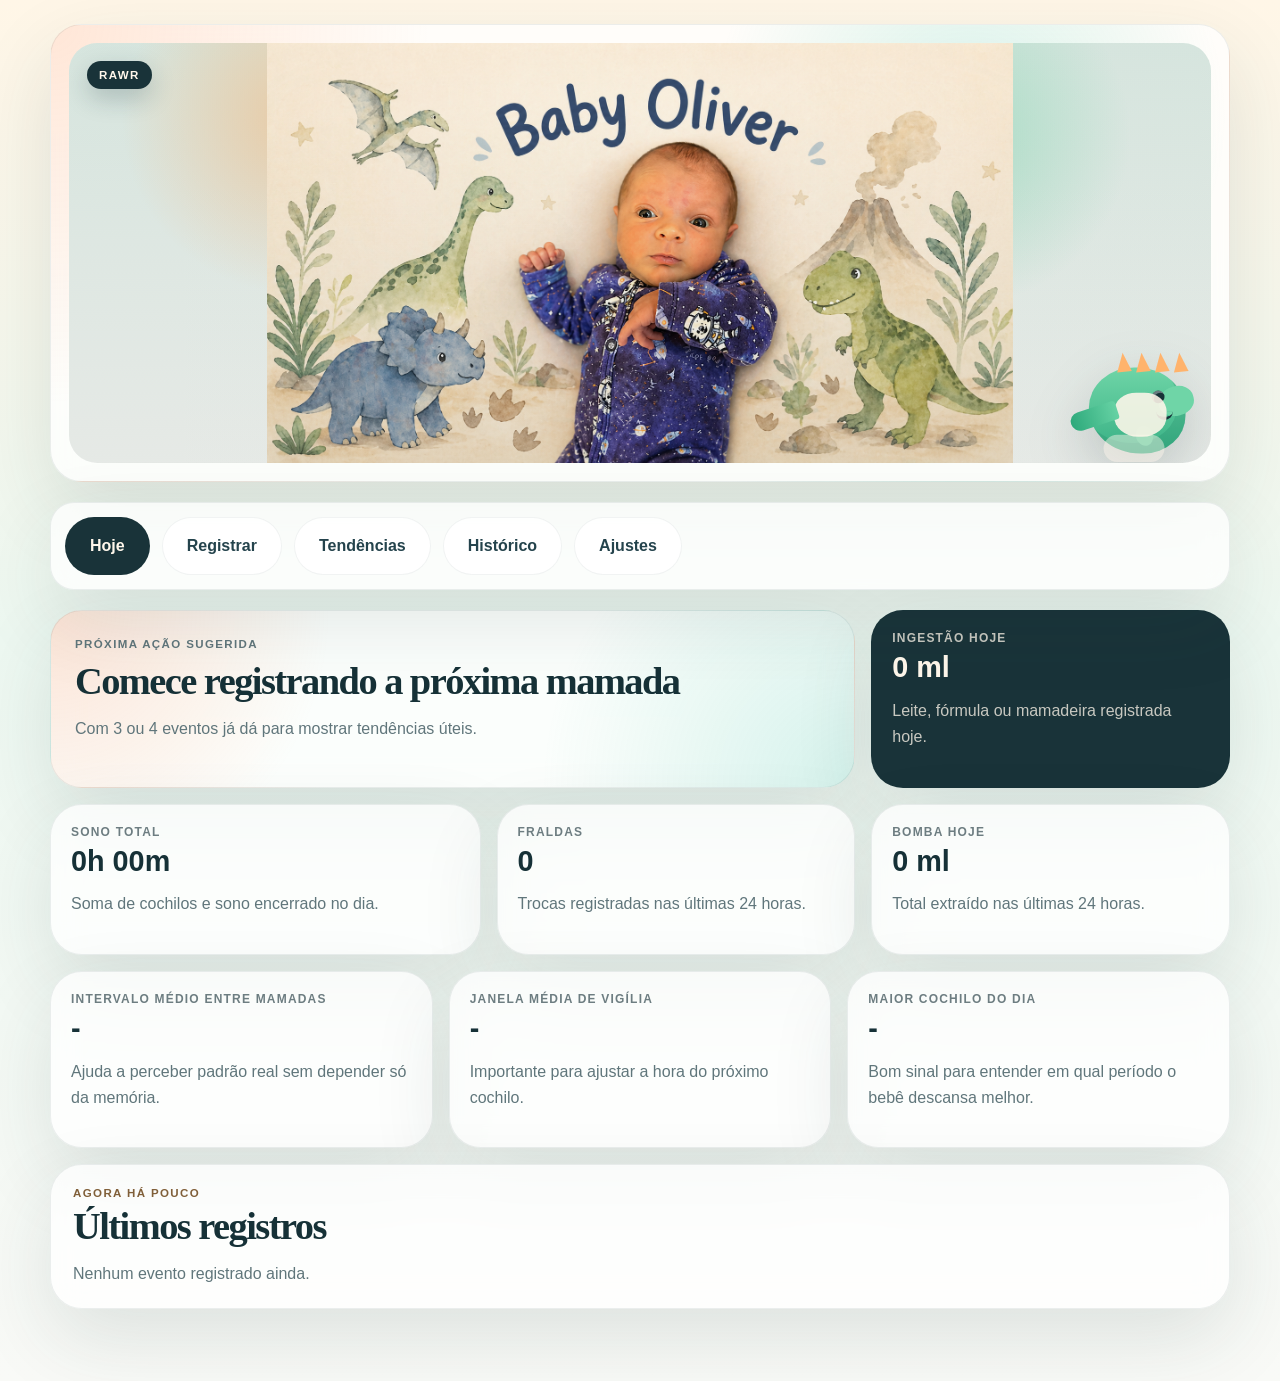
<file: baby-tracker-app/index.html>
<!DOCTYPE html>
<html lang="pt-BR">
<head>
  <meta charset="UTF-8">
  <meta name="viewport" content="width=device-width, initial-scale=1.0">
  <title>Baby Oliver</title>
  <meta name="description" content="App para acompanhar sono, mamadas, fraldas e cuidados do bebê.">
  <link rel="stylesheet" href="styles.css">
</head>
<body>
  <div class="app-shell">
    <header class="hero-card">
      <div class="hero-photo-frame">
        <div class="hero-badge">RAWR</div>
        <img
          class="hero-photo"
          src="ChatGPT%20Image%20Apr%2026,%202026,%2002_01_20%20PM.png"
          alt="Foto do Baby Oliver"
        >
        <div class="dino-mark" aria-hidden="true">
          <div class="dino-body">
            <span class="dino-eye"></span>
            <span class="dino-cheek"></span>
            <span class="dino-hand"></span>
          </div>
          <div class="dino-belly"></div>
          <div class="dino-tail"></div>
          <div class="dino-spikes">
            <span></span>
            <span></span>
            <span></span>
            <span></span>
          </div>
        </div>
      </div>
    </header>

    <nav class="tab-bar" aria-label="Navegação principal">
      <button class="tab active" data-tab-target="hoje">Hoje</button>
      <button class="tab" data-tab-target="registro">Registrar</button>
      <button class="tab" data-tab-target="tendencias">Tendências</button>
      <button class="tab" data-tab-target="historico">Histórico</button>
      <button class="tab" data-tab-target="ajustes">Ajustes</button>
    </nav>

    <main class="tab-panels">
      <section class="tab-panel active" data-tab-panel="hoje">
        <div class="dashboard-grid">
          <article class="feature-panel">
            <p class="eyebrow">Próxima ação sugerida</p>
            <h2 id="next-action-title">Aguardando registros</h2>
            <p id="next-action-copy">Adicione alguns eventos para o app sugerir a próxima necessidade mais provável.</p>
          </article>

          <article class="stat-panel accent">
            <span>Ingestão hoje</span>
            <strong id="today-intake">0 ml</strong>
            <p>Leite, fórmula ou mamadeira registrada hoje.</p>
          </article>

          <article class="stat-panel">
            <span>Sono total</span>
            <strong id="today-sleep">0h 00m</strong>
            <p>Soma de cochilos e sono encerrado no dia.</p>
          </article>

          <article class="stat-panel">
            <span>Fraldas</span>
            <strong id="today-diapers">0</strong>
            <p>Trocas registradas nas últimas 24 horas.</p>
          </article>

          <article class="stat-panel">
            <span>Bomba hoje</span>
            <strong id="today-pump">0 ml</strong>
            <p>Total extraído nas últimas 24 horas.</p>
          </article>
        </div>

        <div class="insight-grid">
          <article class="insight-card">
            <span>Intervalo médio entre mamadas</span>
            <strong id="avg-feed-gap">-</strong>
            <p>Ajuda a perceber padrão real sem depender só da memória.</p>
          </article>
          <article class="insight-card">
            <span>Janela média de vigília</span>
            <strong id="avg-awake-window">-</strong>
            <p>Importante para ajustar a hora do próximo cochilo.</p>
          </article>
          <article class="insight-card">
            <span>Maior cochilo do dia</span>
            <strong id="longest-nap">-</strong>
            <p>Bom sinal para entender em qual período o bebê descansa melhor.</p>
          </article>
        </div>

        <section class="timeline-panel">
          <div class="section-head">
            <div>
              <p class="eyebrow">Agora há pouco</p>
              <h2>Últimos registros</h2>
            </div>
          </div>
          <div id="recent-events" class="event-list empty-state">
            Nenhum evento registrado ainda.
          </div>
        </section>
      </section>

      <section class="tab-panel" data-tab-panel="registro">
        <div class="form-layout">
          <article class="form-card">
            <div class="section-head">
              <div>
                <p class="eyebrow">Novo evento</p>
                <h2>Registrar cuidado</h2>
              </div>
            </div>

            <form id="event-form" class="event-form">
              <label>
                Tipo
                <select name="type" id="event-type">
                  <option value="feed">Mamadeira / leite</option>
                  <option value="sleep">Sono</option>
                  <option value="diaper">Fralda</option>
                  <option value="pump">Bomba</option>
                  <option value="medicine">Remédio</option>
                  <option value="note">Anotação</option>
                </select>
              </label>

              <label>
                Quem registrou
                <select name="caregiver">
                  <option value="Filipe">Filipe</option>
                  <option value="Esposa">Esposa</option>
                </select>
              </label>

              <label>
                Horário de início
                <input type="datetime-local" name="start" id="start-input" required>
              </label>

              <label class="conditional field-sleep field-pump">
                Horário de fim
                <input type="datetime-local" name="end" id="end-input">
              </label>

              <label class="conditional field-feed field-pump">
                Quantidade
                <div class="input-suffix">
                  <input type="number" name="amount" min="0" step="5" placeholder="150">
                  <span>ml</span>
                </div>
              </label>

              <label class="conditional field-diaper">
                Tipo de fralda
                <select name="diaperKind">
                  <option value="xixi">Xixi</option>
                  <option value="coco">Cocô</option>
                  <option value="mista">Mista</option>
                </select>
              </label>

              <label class="conditional field-medicine">
                Dose
                <div class="input-suffix">
                  <input type="number" name="dose" min="0" step="0.5" placeholder="2.5">
                  <span>ml</span>
                </div>
              </label>

              <label>
                Observação
                <textarea name="note" rows="4" placeholder="Ex.: dormiu melhor no colo, mamou mais rápido, acordou irritado..."></textarea>
              </label>

              <button type="submit" class="primary wide">Salvar registro</button>
            </form>
          </article>

          <article class="form-card helper-card">
            <p class="eyebrow">O que vale acompanhar</p>
            <h2>Tendências mais úteis na prática</h2>
            <ul class="help-list">
              <li>Volume total de leite em 24h</li>
              <li>Intervalo médio entre mamadas</li>
              <li>Janela média de vigília</li>
              <li>Maior cochilo e melhor horário do cochilo</li>
              <li>Quantidade de fraldas nas últimas 24h</li>
            </ul>
            <p class="helper-note">
              Essas métricas ajudam mais no dia a dia do que gráficos excessivos. A ideia é apoiar decisão,
              não aumentar ansiedade.
            </p>
          </article>
        </div>
      </section>

      <section class="tab-panel" data-tab-panel="tendencias">
        <div class="trend-board">
          <article class="trend-hero">
            <p class="eyebrow">Resumo inteligente</p>
            <h2 id="trend-headline">Sem dados suficientes ainda</h2>
            <p id="trend-summary">Registre alguns eventos para gerar um resumo automático do dia.</p>
          </article>

          <div class="trend-grid">
            <article class="trend-panel">
              <span>Mamadas nas últimas 24h</span>
              <strong id="feeds-count">0</strong>
              <p>Quantidade total registrada.</p>
            </article>
            <article class="trend-panel">
              <span>Média por mamada</span>
              <strong id="avg-feed-volume">0 ml</strong>
              <p>Volume médio por evento de alimentação.</p>
            </article>
            <article class="trend-panel">
              <span>Maior período dormindo</span>
              <strong id="trend-longest-sleep">-</strong>
              <p>Maior sono encerrado nas últimas 24h.</p>
            </article>
            <article class="trend-panel">
              <span>Registros por cuidador</span>
              <strong id="caregiver-share">-</strong>
              <p>Boa pista para equilibrar a rotina.</p>
            </article>
          </div>
          <article class="chart-panel">
            <div class="section-head">
              <div>
                <p class="eyebrow">Gráfico útil</p>
                <h2>Ingestão nas últimas 24h</h2>
              </div>
            </div>
            <p class="chart-copy">Distribuição do volume de mamadas por período do dia. Isso ajuda a enxergar padrão real de rotina com rapidez.</p>
            <div id="feed-chart" class="feed-chart">
              <div class="chart-empty">Adicione mamadas para visualizar o gráfico.</div>
            </div>
          </article>
        </div>
      </section>

      <section class="tab-panel" data-tab-panel="historico">
        <section class="timeline-panel">
          <div class="section-head">
            <div>
              <p class="eyebrow">Tudo registrado</p>
              <h2>Histórico completo</h2>
            </div>
            <button id="clear-data" class="danger">Apagar dados</button>
          </div>
          <div id="history-events" class="event-list empty-state">
            Nenhum evento registrado ainda.
          </div>
        </section>
      </section>

      <section class="tab-panel" data-tab-panel="ajustes">
        <div class="settings-grid">
          <article class="form-card">
            <div class="section-head">
              <div>
                <p class="eyebrow">Perfil</p>
                <h2>Dados rápidos do bebê</h2>
              </div>
            </div>
            <form id="profile-form" class="event-form">
              <label>
                Nome do bebê
                <input type="text" name="babyName" placeholder="Ex.: Theo">
              </label>
              <label>
                Data de nascimento
                <input type="date" name="birthDate">
              </label>
              <label>
                Meta de leite por dia
                <div class="input-suffix">
                  <input type="number" name="dailyGoalMl" min="0" step="10" placeholder="800">
                  <span>ml</span>
                </div>
              </label>
              <button type="submit" class="primary wide">Salvar perfil</button>
            </form>
          </article>

          <article class="form-card helper-card">
            <p class="eyebrow">Publicação</p>
            <h2>Como vocês dois acessam</h2>
            <ol class="help-list numbered">
              <li>Subir esta pasta para um repositório no GitHub.</li>
              <li>Ativar GitHub Pages apontando para a branch principal.</li>
              <li>Abrir o link no celular de vocês.</li>
              <li>Na próxima etapa, ligar backend para sincronizar os dados entre aparelhos.</li>
            </ol>
          </article>
        </div>
      </section>
    </main>
  </div>

  <script src="app.js"></script>
</body>
</html>
</file>
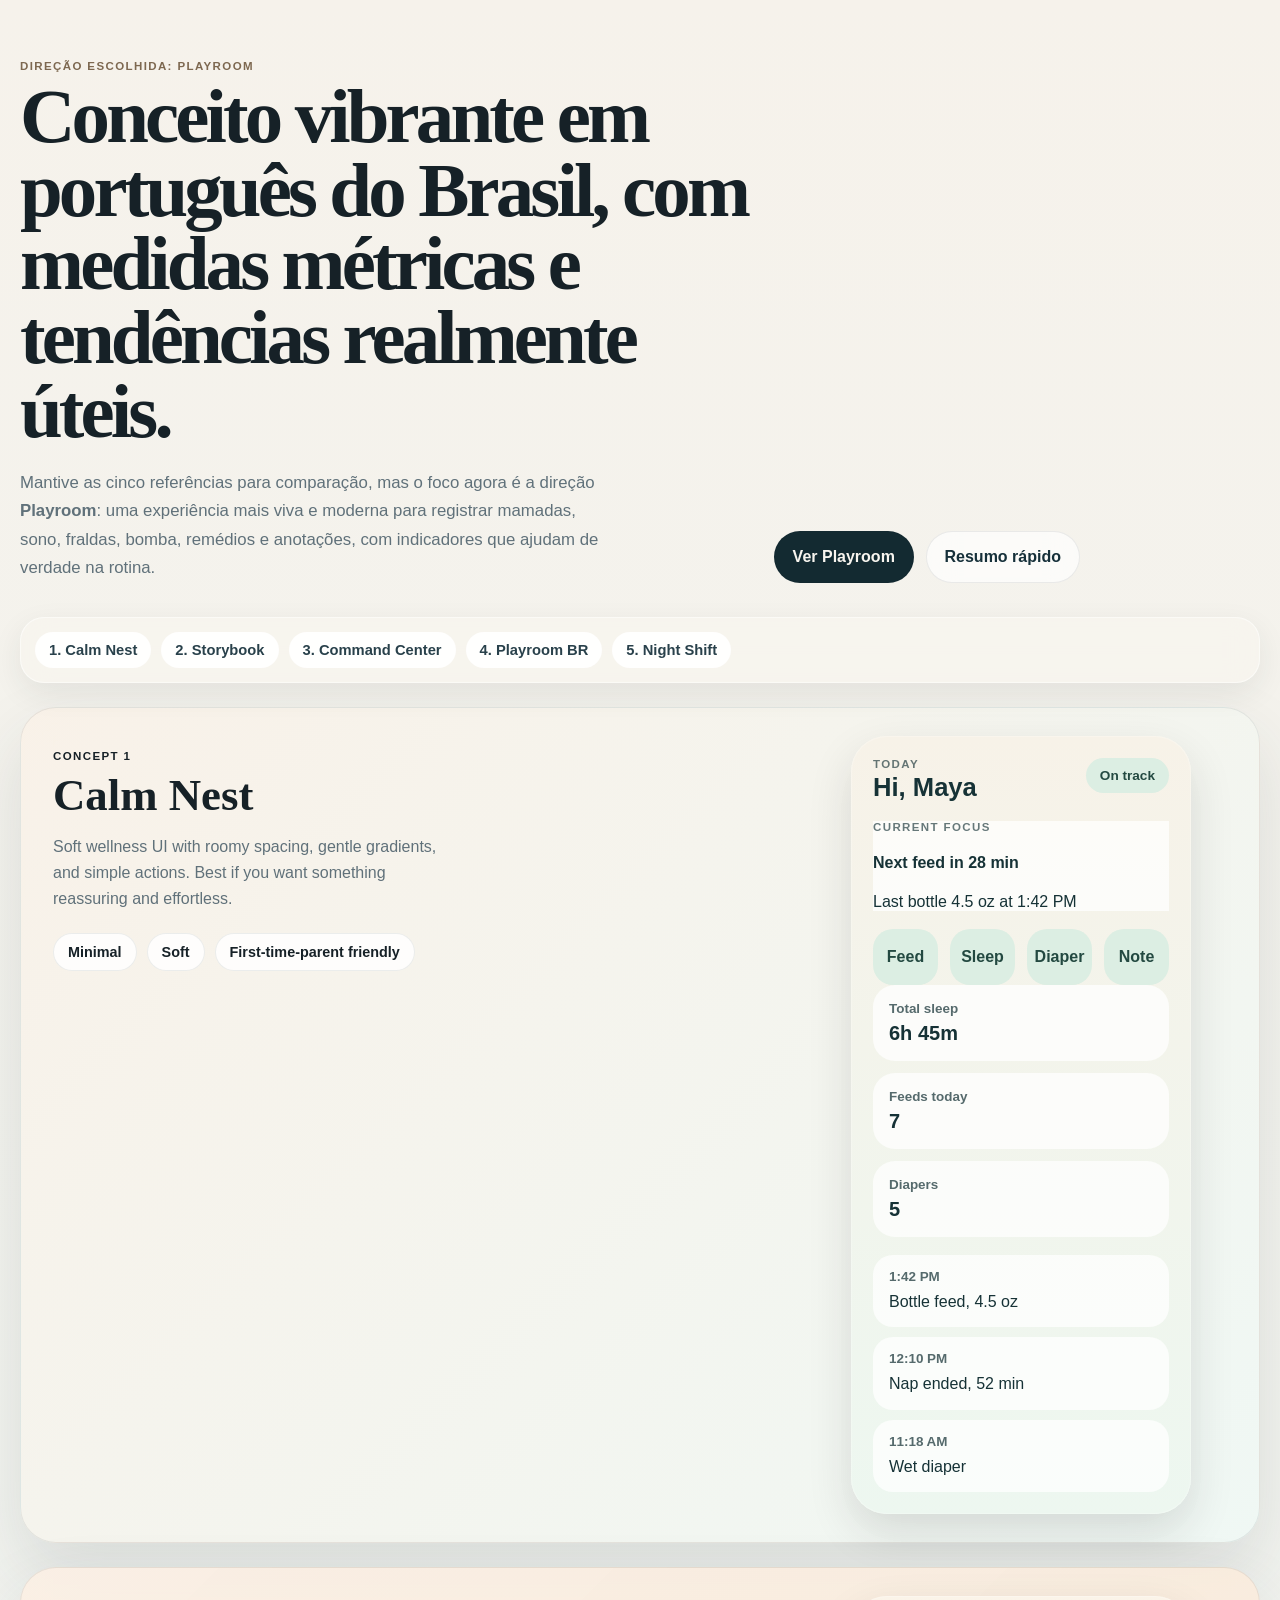
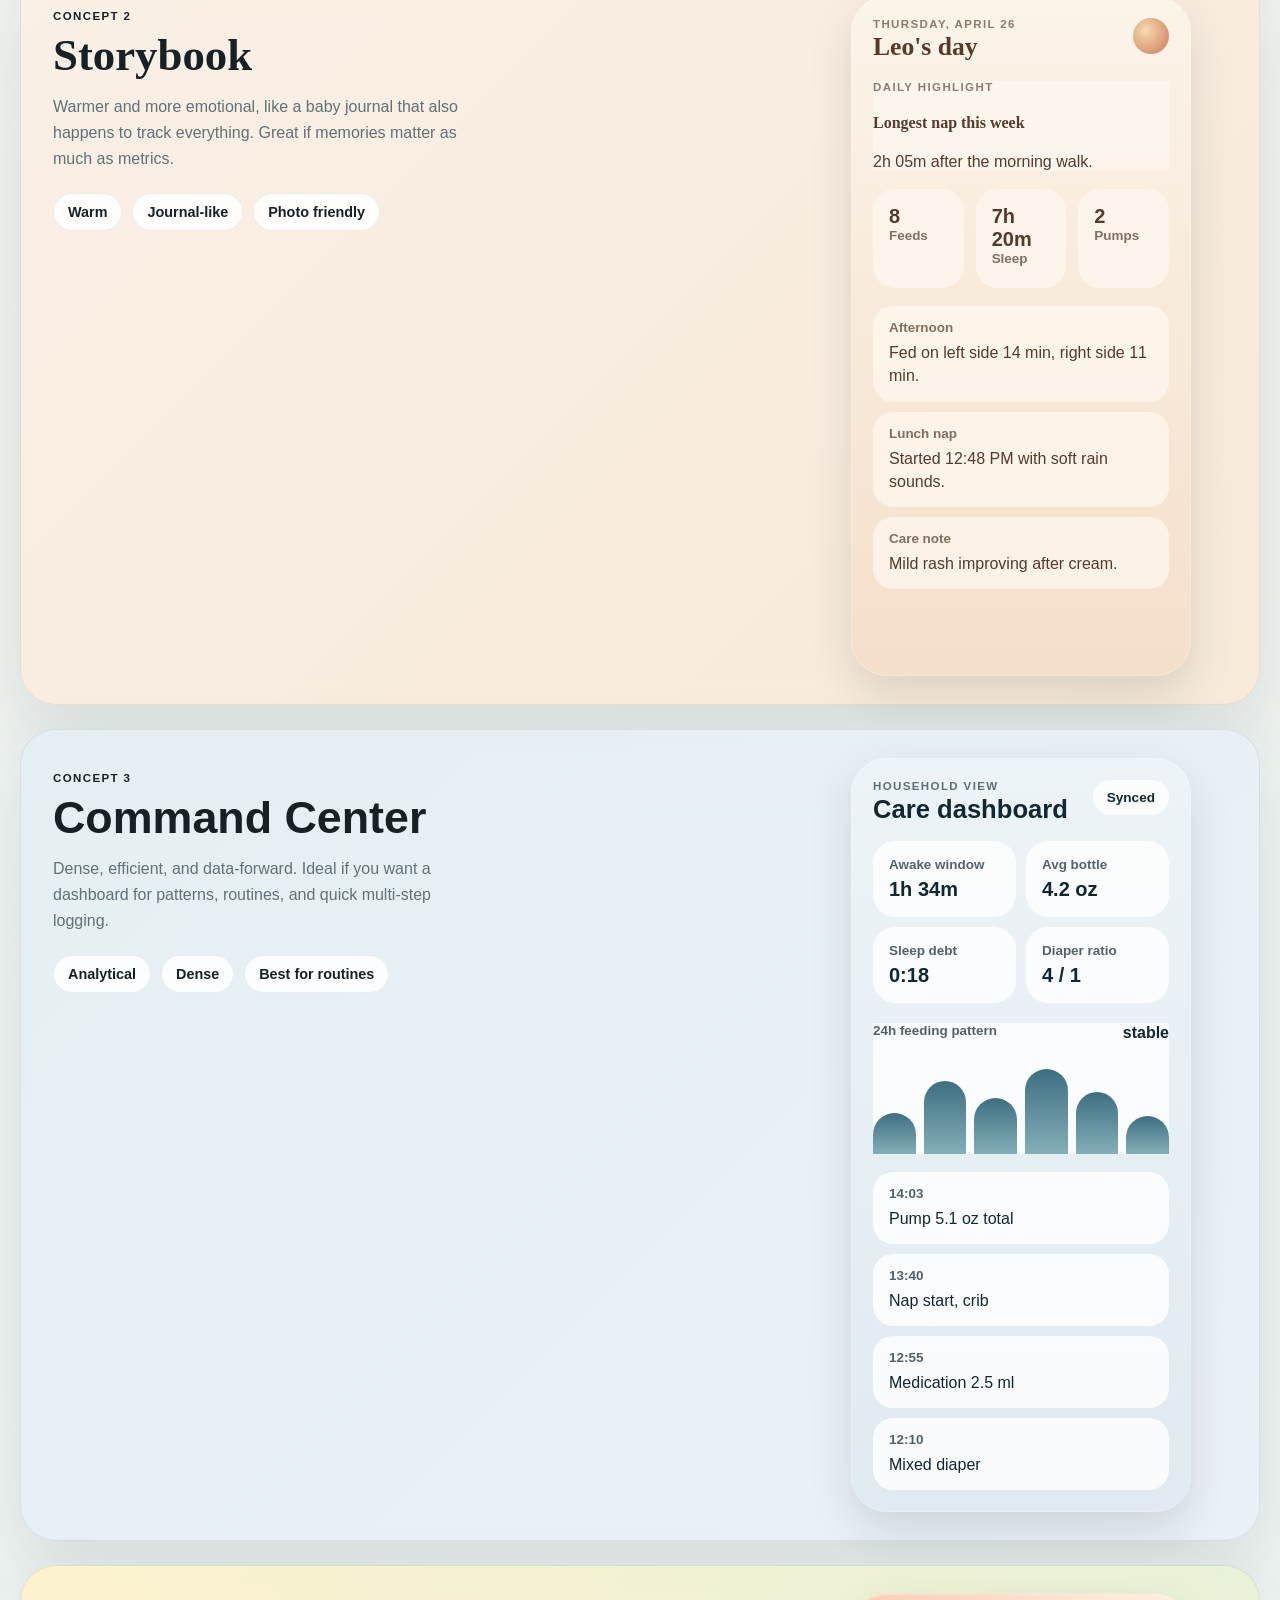
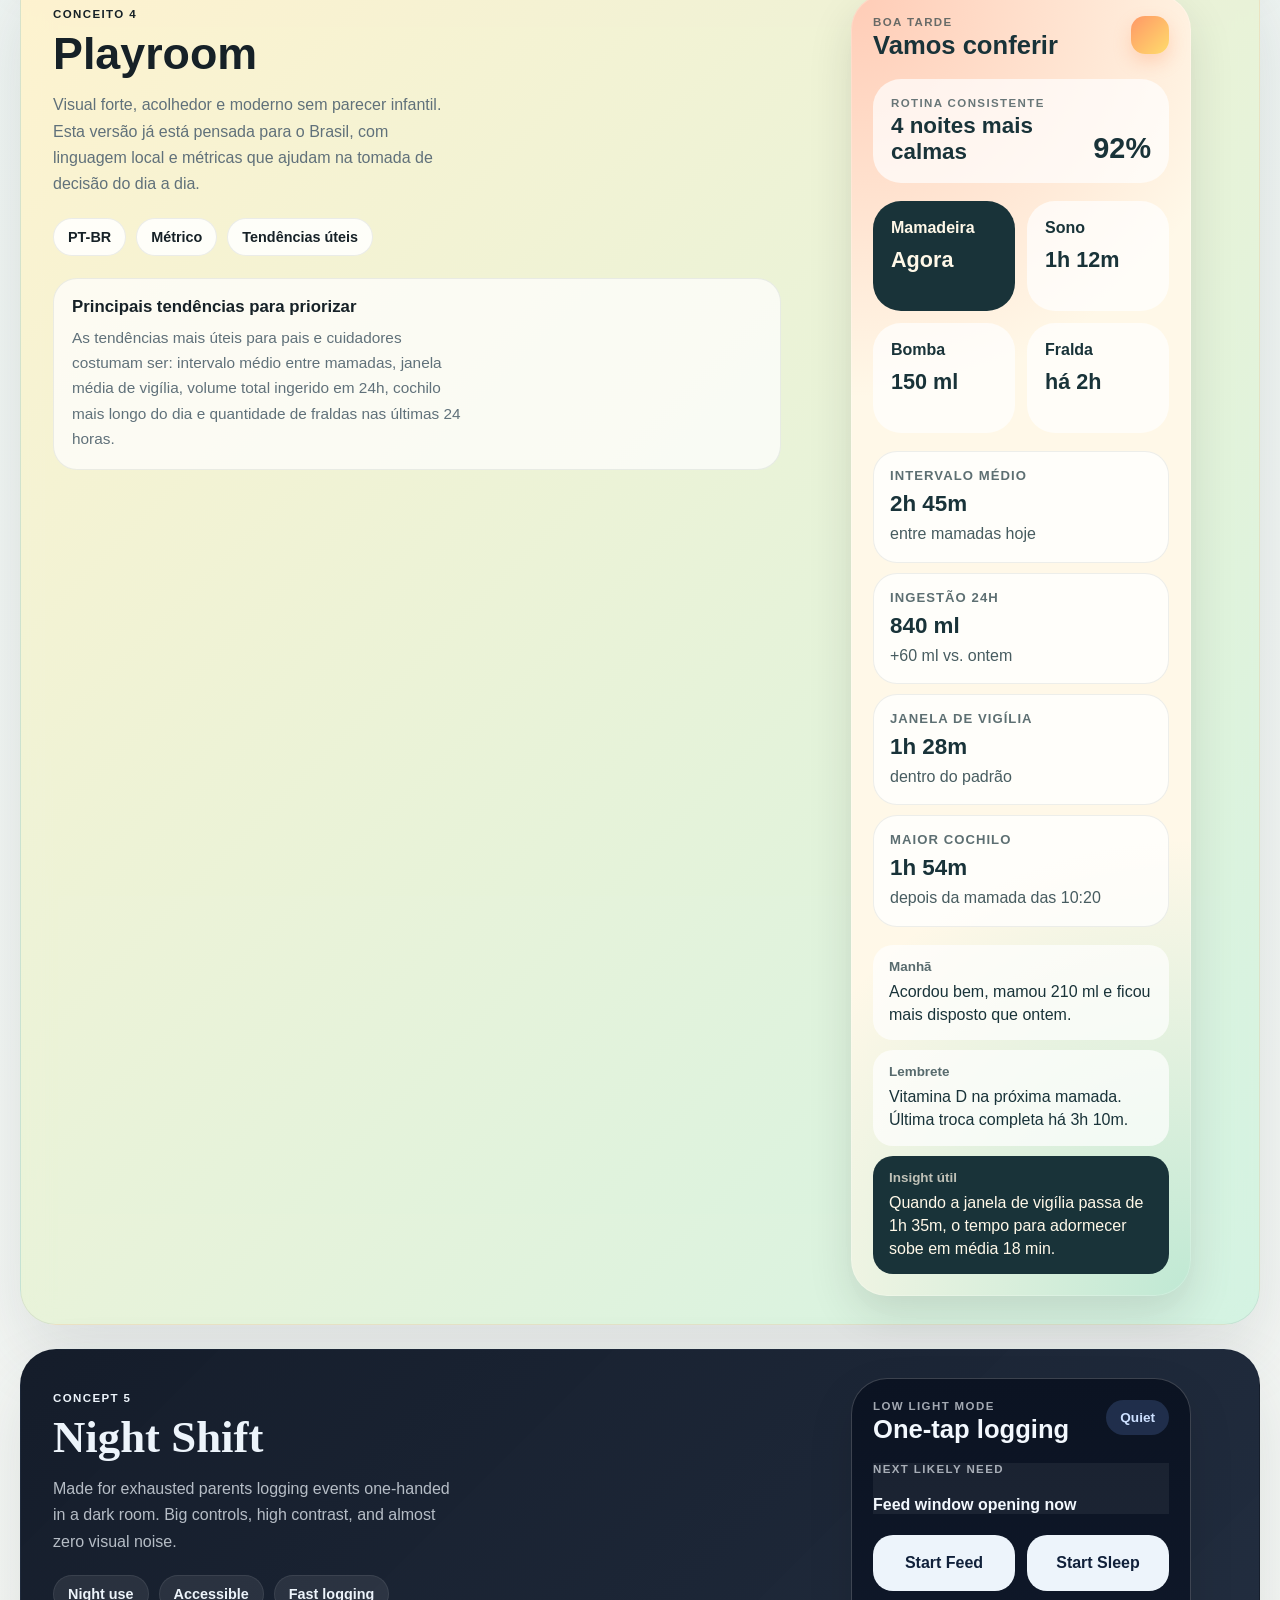
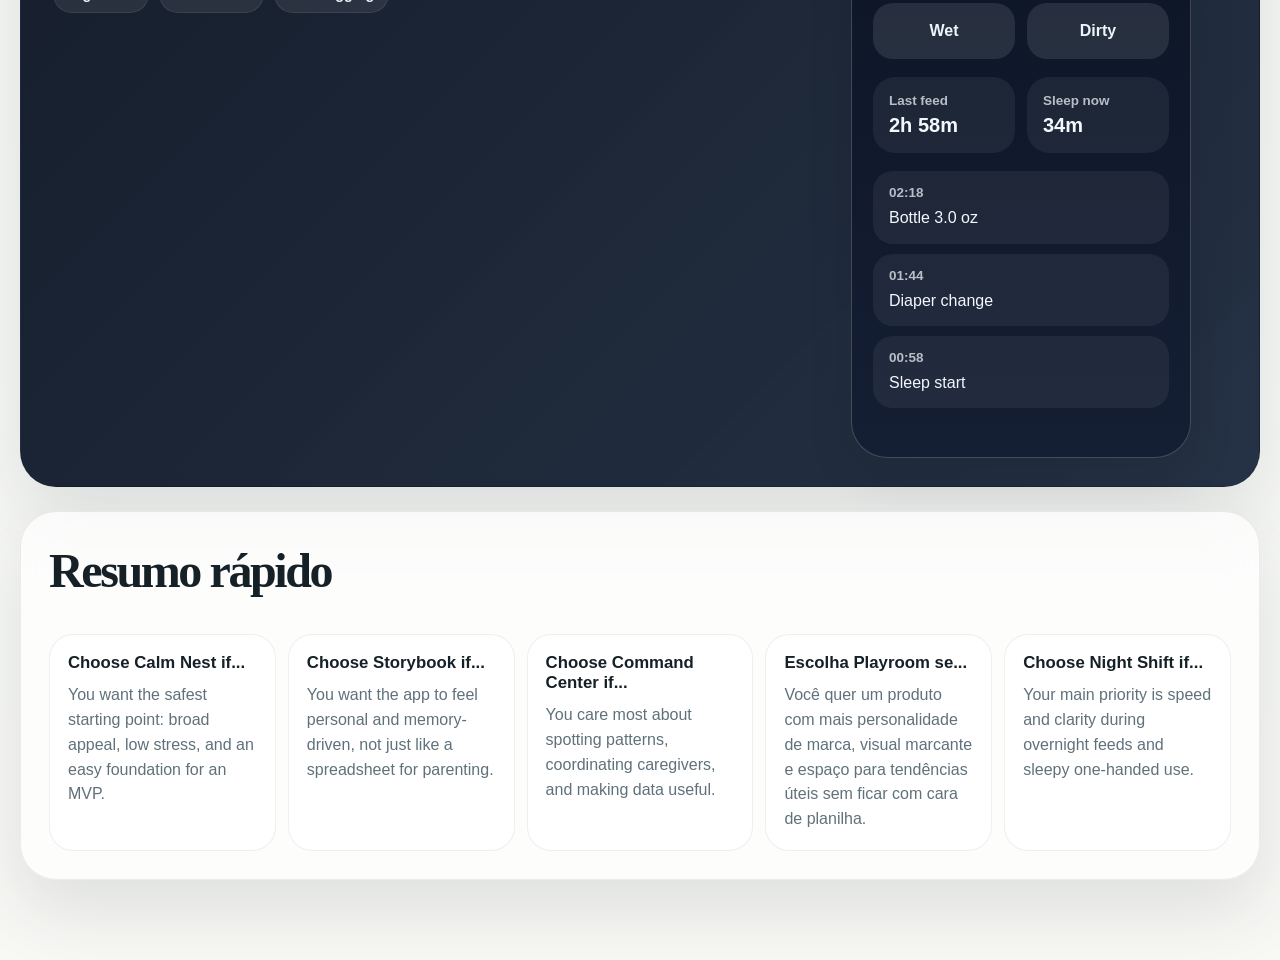
<file: baby-tracker-concepts/index.html>
<!DOCTYPE html>
<html lang="pt-BR">
<head>
  <meta charset="UTF-8">
  <meta name="viewport" content="width=device-width, initial-scale=1.0">
  <title>Conceitos do App do Bebê</title>
  <link rel="stylesheet" href="styles.css">
</head>
<body>
  <div class="page-shell">
    <header class="hero">
      <div class="hero-copy">
        <p class="eyebrow">Direção escolhida: Playroom</p>
        <h1>Conceito vibrante em português do Brasil, com medidas métricas e tendências realmente úteis.</h1>
        <p class="hero-text">
          Mantive as cinco referências para comparação, mas o foco agora é a direção <strong>Playroom</strong>:
          uma experiência mais viva e moderna para registrar mamadas, sono, fraldas, bomba, remédios
          e anotações, com indicadores que ajudam de verdade na rotina.
        </p>
      </div>
      <div class="hero-actions">
        <a href="#concept-4" class="hero-button primary">Ver Playroom</a>
        <a href="#comparison" class="hero-button secondary">Resumo rápido</a>
      </div>
    </header>

    <nav class="concept-nav" aria-label="Concept navigation">
      <a href="#concept-1">1. Calm Nest</a>
      <a href="#concept-2">2. Storybook</a>
      <a href="#concept-3">3. Command Center</a>
      <a href="#concept-4">4. Playroom BR</a>
      <a href="#concept-5">5. Night Shift</a>
    </nav>

    <main class="concept-grid">
      <section id="concept-1" class="concept-card concept-calm">
        <div class="concept-meta">
          <span class="concept-number">Concept 1</span>
          <h2>Calm Nest</h2>
          <p>Soft wellness UI with roomy spacing, gentle gradients, and simple actions. Best if you want something reassuring and effortless.</p>
          <ul class="tags">
            <li>Minimal</li>
            <li>Soft</li>
            <li>First-time-parent friendly</li>
          </ul>
        </div>
        <div class="phone">
          <div class="screen">
            <div class="app-header">
              <div>
                <p class="tiny-label">Today</p>
                <h3>Hi, Maya</h3>
              </div>
              <div class="status-pill">On track</div>
            </div>
            <div class="hero-panel">
              <p class="tiny-label">Current focus</p>
              <h4>Next feed in 28 min</h4>
              <p>Last bottle 4.5 oz at 1:42 PM</p>
            </div>
            <div class="quick-actions">
              <button>Feed</button>
              <button>Sleep</button>
              <button>Diaper</button>
              <button>Note</button>
            </div>
            <div class="summary-stack">
              <article>
                <span>Total sleep</span>
                <strong>6h 45m</strong>
              </article>
              <article>
                <span>Feeds today</span>
                <strong>7</strong>
              </article>
              <article>
                <span>Diapers</span>
                <strong>5</strong>
              </article>
            </div>
            <div class="timeline">
              <div class="timeline-row">
                <span>1:42 PM</span>
                <p>Bottle feed, 4.5 oz</p>
              </div>
              <div class="timeline-row">
                <span>12:10 PM</span>
                <p>Nap ended, 52 min</p>
              </div>
              <div class="timeline-row">
                <span>11:18 AM</span>
                <p>Wet diaper</p>
              </div>
            </div>
          </div>
        </div>
      </section>

      <section id="concept-2" class="concept-card concept-story">
        <div class="concept-meta">
          <span class="concept-number">Concept 2</span>
          <h2>Storybook</h2>
          <p>Warmer and more emotional, like a baby journal that also happens to track everything. Great if memories matter as much as metrics.</p>
          <ul class="tags">
            <li>Warm</li>
            <li>Journal-like</li>
            <li>Photo friendly</li>
          </ul>
        </div>
        <div class="phone">
          <div class="screen">
            <div class="app-header">
              <div>
                <p class="tiny-label">Thursday, April 26</p>
                <h3>Leo's day</h3>
              </div>
              <div class="avatar-dot"></div>
            </div>
            <div class="memory-card">
              <p class="tiny-label">Daily highlight</p>
              <h4>Longest nap this week</h4>
              <p>2h 05m after the morning walk.</p>
            </div>
            <div class="story-stats">
              <article>
                <strong>8</strong>
                <span>Feeds</span>
              </article>
              <article>
                <strong>7h 20m</strong>
                <span>Sleep</span>
              </article>
              <article>
                <strong>2</strong>
                <span>Pumps</span>
              </article>
            </div>
            <div class="chapter-list">
              <div class="chapter">
                <span>Afternoon</span>
                <p>Fed on left side 14 min, right side 11 min.</p>
              </div>
              <div class="chapter">
                <span>Lunch nap</span>
                <p>Started 12:48 PM with soft rain sounds.</p>
              </div>
              <div class="chapter">
                <span>Care note</span>
                <p>Mild rash improving after cream.</p>
              </div>
            </div>
          </div>
        </div>
      </section>

      <section id="concept-3" class="concept-card concept-command">
        <div class="concept-meta">
          <span class="concept-number">Concept 3</span>
          <h2>Command Center</h2>
          <p>Dense, efficient, and data-forward. Ideal if you want a dashboard for patterns, routines, and quick multi-step logging.</p>
          <ul class="tags">
            <li>Analytical</li>
            <li>Dense</li>
            <li>Best for routines</li>
          </ul>
        </div>
        <div class="phone">
          <div class="screen">
            <div class="app-header compact">
              <div>
                <p class="tiny-label">Household view</p>
                <h3>Care dashboard</h3>
              </div>
              <div class="sync-pill">Synced</div>
            </div>
            <div class="data-grid">
              <article>
                <span>Awake window</span>
                <strong>1h 34m</strong>
              </article>
              <article>
                <span>Avg bottle</span>
                <strong>4.2 oz</strong>
              </article>
              <article>
                <span>Sleep debt</span>
                <strong>0:18</strong>
              </article>
              <article>
                <span>Diaper ratio</span>
                <strong>4 / 1</strong>
              </article>
            </div>
            <div class="chart-card">
              <div class="chart-head">
                <span>24h feeding pattern</span>
                <strong>stable</strong>
              </div>
              <div class="bars">
                <i style="height: 42%"></i>
                <i style="height: 76%"></i>
                <i style="height: 58%"></i>
                <i style="height: 88%"></i>
                <i style="height: 64%"></i>
                <i style="height: 39%"></i>
              </div>
            </div>
            <div class="log-table">
              <div><span>14:03</span><p>Pump 5.1 oz total</p></div>
              <div><span>13:40</span><p>Nap start, crib</p></div>
              <div><span>12:55</span><p>Medication 2.5 ml</p></div>
              <div><span>12:10</span><p>Mixed diaper</p></div>
            </div>
          </div>
        </div>
      </section>

      <section id="concept-4" class="concept-card concept-play">
        <div class="concept-meta">
          <span class="concept-number">Conceito 4</span>
          <h2>Playroom</h2>
          <p>Visual forte, acolhedor e moderno sem parecer infantil. Esta versão já está pensada para o Brasil, com linguagem local e métricas que ajudam na tomada de decisão do dia a dia.</p>
          <ul class="tags">
            <li>PT-BR</li>
            <li>Métrico</li>
            <li>Tendências úteis</li>
          </ul>
          <div class="focus-note">
            <h3>Principais tendências para priorizar</h3>
            <p>As tendências mais úteis para pais e cuidadores costumam ser: intervalo médio entre mamadas, janela média de vigília, volume total ingerido em 24h, cochilo mais longo do dia e quantidade de fraldas nas últimas 24 horas.</p>
          </div>
        </div>
        <div class="phone">
          <div class="screen">
            <div class="app-header">
              <div>
                <p class="tiny-label">Boa tarde</p>
                <h3>Vamos conferir</h3>
              </div>
              <div class="burst"></div>
            </div>
            <div class="streak-panel">
              <div>
                <p class="tiny-label">Rotina consistente</p>
                <h4>4 noites mais calmas</h4>
              </div>
              <span>92%</span>
            </div>
            <div class="bubble-grid">
              <article class="bubble large">Mamadeira<br><strong>Agora</strong></article>
              <article class="bubble">Sono<br><strong>1h 12m</strong></article>
              <article class="bubble">Bomba<br><strong>150 ml</strong></article>
              <article class="bubble">Fralda<br><strong>há 2h</strong></article>
            </div>
            <div class="trend-strip">
              <article class="trend-card">
                <span>Intervalo médio</span>
                <strong>2h 45m</strong>
                <p>entre mamadas hoje</p>
              </article>
              <article class="trend-card">
                <span>Ingestão 24h</span>
                <strong>840 ml</strong>
                <p>+60 ml vs. ontem</p>
              </article>
              <article class="trend-card">
                <span>Janela de vigília</span>
                <strong>1h 28m</strong>
                <p>dentro do padrão</p>
              </article>
              <article class="trend-card">
                <span>Maior cochilo</span>
                <strong>1h 54m</strong>
                <p>depois da mamada das 10:20</p>
              </article>
            </div>
            <div class="color-cards">
              <div class="color-card">
                <span>Manhã</span>
                <p>Acordou bem, mamou 210 ml e ficou mais disposto que ontem.</p>
              </div>
              <div class="color-card">
                <span>Lembrete</span>
                <p>Vitamina D na próxima mamada. Última troca completa há 3h 10m.</p>
              </div>
              <div class="color-card insight">
                <span>Insight útil</span>
                <p>Quando a janela de vigília passa de 1h 35m, o tempo para adormecer sobe em média 18 min.</p>
              </div>
            </div>
          </div>
        </div>
      </section>

      <section id="concept-5" class="concept-card concept-night">
        <div class="concept-meta">
          <span class="concept-number">Concept 5</span>
          <h2>Night Shift</h2>
          <p>Made for exhausted parents logging events one-handed in a dark room. Big controls, high contrast, and almost zero visual noise.</p>
          <ul class="tags">
            <li>Night use</li>
            <li>Accessible</li>
            <li>Fast logging</li>
          </ul>
        </div>
        <div class="phone">
          <div class="screen">
            <div class="app-header inverse">
              <div>
                <p class="tiny-label">Low light mode</p>
                <h3>One-tap logging</h3>
              </div>
              <div class="moon-pill">Quiet</div>
            </div>
            <div class="night-focus">
              <p class="tiny-label">Next likely need</p>
              <h4>Feed window opening now</h4>
            </div>
            <div class="night-actions">
              <button>Start Feed</button>
              <button>Start Sleep</button>
              <button>Wet</button>
              <button>Dirty</button>
            </div>
            <div class="night-stat-row">
              <article>
                <span>Last feed</span>
                <strong>2h 58m</strong>
              </article>
              <article>
                <span>Sleep now</span>
                <strong>34m</strong>
              </article>
            </div>
            <div class="night-list">
              <div>
                <span>02:18</span>
                <p>Bottle 3.0 oz</p>
              </div>
              <div>
                <span>01:44</span>
                <p>Diaper change</p>
              </div>
              <div>
                <span>00:58</span>
                <p>Sleep start</p>
              </div>
            </div>
          </div>
        </div>
      </section>
    </main>

    <section id="comparison" class="comparison-card">
      <h2>Resumo rápido</h2>
      <div class="comparison-grid">
        <article>
          <h3>Choose Calm Nest if...</h3>
          <p>You want the safest starting point: broad appeal, low stress, and an easy foundation for an MVP.</p>
        </article>
        <article>
          <h3>Choose Storybook if...</h3>
          <p>You want the app to feel personal and memory-driven, not just like a spreadsheet for parenting.</p>
        </article>
        <article>
          <h3>Choose Command Center if...</h3>
          <p>You care most about spotting patterns, coordinating caregivers, and making data useful.</p>
        </article>
        <article>
          <h3>Escolha Playroom se...</h3>
          <p>Você quer um produto com mais personalidade de marca, visual marcante e espaço para tendências úteis sem ficar com cara de planilha.</p>
        </article>
        <article>
          <h3>Choose Night Shift if...</h3>
          <p>Your main priority is speed and clarity during overnight feeds and sleepy one-handed use.</p>
        </article>
      </div>
    </section>
  </div>

  <script src="app.js"></script>
</body>
</html>
</file>
<file: baby-tracker-app/styles.css>
:root {
  --bg: linear-gradient(180deg, #fff6e7 0%, #edf8f1 46%, #f9faf7 100%);
  --surface: rgba(255, 255, 255, 0.76);
  --surface-strong: rgba(255, 255, 255, 0.92);
  --text: #163137;
  --muted: #60767b;
  --border: rgba(19, 49, 55, 0.08);
  --accent: #193339;
  --accent-soft: #dff2e7;
  --warm: #ff9b68;
  --warm-soft: #ffe0b5;
  --success: #4dc9af;
  --danger: #b14a4a;
  --shadow: 0 30px 80px rgba(35, 55, 58, 0.12);
  --radius-xl: 32px;
  --radius-lg: 24px;
  --radius-md: 18px;
  --font-sans: "Avenir Next", "Segoe UI", sans-serif;
  --font-display: "Iowan Old Style", "Palatino Linotype", serif;
}

* {
  box-sizing: border-box;
}

html,
body {
  overflow-x: hidden;
}

body {
  margin: 0;
  min-height: 100vh;
  background: var(--bg);
  color: var(--text);
  font-family: var(--font-sans);
}

button,
input,
select,
textarea {
  font: inherit;
}

button {
  cursor: pointer;
}

.app-shell {
  width: min(1180px, calc(100% - 24px));
  margin: 0 auto;
  padding: 24px 0 72px;
}

.hero-card,
.tab-bar,
.feature-panel,
.stat-panel,
.insight-card,
.timeline-panel,
.form-card,
.trend-hero,
.trend-panel,
.chart-panel {
  background: var(--surface);
  border: 1px solid var(--border);
  box-shadow: var(--shadow);
  backdrop-filter: blur(14px);
}

.hero-card {
  padding: 18px;
  border-radius: var(--radius-xl);
  background:
    radial-gradient(circle at top left, rgba(255, 155, 104, 0.24), transparent 30%),
    radial-gradient(circle at 78% 20%, rgba(77, 201, 175, 0.22), transparent 26%),
    var(--surface);
}

.eyebrow {
  margin: 0 0 8px;
  text-transform: uppercase;
  letter-spacing: 0.12em;
  font-size: 0.72rem;
  font-weight: 800;
  color: #805f39;
}

h2 {
  margin: 0;
  font-family: var(--font-display);
  letter-spacing: -0.04em;
}

h2 {
  font-size: clamp(1.6rem, 3vw, 2.4rem);
  line-height: 1;
}

.hero-photo-frame {
  position: relative;
  min-height: 420px;
  border-radius: 28px;
  overflow: hidden;
  background:
    radial-gradient(circle at 20% 18%, rgba(255, 179, 108, 0.5), transparent 18%),
    radial-gradient(circle at 78% 22%, rgba(111, 213, 167, 0.45), transparent 18%),
    linear-gradient(180deg, #d8e7e0, #f8fbf7);
}

.hero-badge {
  position: absolute;
  left: 18px;
  top: 18px;
  z-index: 3;
  width: fit-content;
  padding: 8px 12px;
  border-radius: 999px;
  background: #193339;
  color: #fff7eb;
  font-size: 0.72rem;
  font-weight: 800;
  letter-spacing: 0.12em;
  box-shadow: 0 10px 24px rgba(25, 51, 57, 0.22);
}

.dino-mark {
  position: relative;
  width: 120px;
  height: 96px;
  flex: 0 0 120px;
}

.hero-photo {
  position: absolute;
  inset: 0;
  width: 100%;
  height: 100%;
  object-fit: contain;
  object-position: center center;
}

.hero-photo-frame::after {
  content: "";
  position: absolute;
  inset: 0;
  background: linear-gradient(180deg, rgba(13, 23, 26, 0.01), rgba(13, 23, 26, 0.08));
}

.hero-photo-frame .dino-mark {
  position: absolute;
  right: 18px;
  bottom: 16px;
  z-index: 2;
  transform: scale(1.05);
  filter: drop-shadow(0 18px 24px rgba(25, 51, 57, 0.18));
}

.dino-body {
  position: absolute;
  left: 18px;
  top: 18px;
  width: 92px;
  height: 82px;
  border-radius: 48% 52% 45% 55%;
  background: linear-gradient(180deg, #6fd5a7, #37b084);
  box-shadow: inset -8px -10px 0 rgba(21, 114, 84, 0.18);
}

.dino-body::before {
  content: "";
  position: absolute;
  right: -8px;
  top: 18px;
  width: 34px;
  height: 28px;
  border-radius: 52% 48% 48% 52%;
  background: #6fd5a7;
  transform: rotate(-16deg);
}

.dino-body::after {
  content: "";
  position: absolute;
  left: 14px;
  bottom: -8px;
  width: 58px;
  height: 26px;
  border-radius: 20px;
  background: rgba(255, 247, 235, 0.46);
}

.dino-eye {
  position: absolute;
  right: 20px;
  top: 22px;
  width: 12px;
  height: 12px;
  border-radius: 50%;
  background: #173238;
  box-shadow: 2px 2px 0 rgba(255, 255, 255, 0.35) inset;
}

.dino-cheek {
  position: absolute;
  right: 12px;
  top: 42px;
  width: 16px;
  height: 8px;
  border-bottom: 3px solid #173238;
  border-radius: 0 0 16px 16px;
}

.dino-hand {
  position: absolute;
  right: 30px;
  bottom: 8px;
  width: 18px;
  height: 18px;
  border-radius: 40% 60% 40% 60%;
  background: #52c696;
  transform: rotate(26deg);
}

.dino-belly {
  position: absolute;
  left: 42px;
  top: 42px;
  width: 50px;
  height: 42px;
  border-radius: 42% 42% 46% 46%;
  background: rgba(255, 247, 235, 0.88);
}

.dino-tail {
  position: absolute;
  left: 0;
  top: 56px;
  width: 46px;
  height: 18px;
  border-radius: 18px 6px 6px 18px;
  background: linear-gradient(90deg, #2da97b, #66d2a4);
  transform: rotate(-18deg);
}

.dino-spikes {
  position: absolute;
  left: 44px;
  top: 4px;
  display: flex;
  gap: 4px;
}

.dino-spikes span {
  width: 0;
  height: 0;
  border-left: 7px solid transparent;
  border-right: 7px solid transparent;
  border-bottom: 18px solid #ffb36c;
  transform: rotate(-6deg);
}

.hero-text,
.stat-panel p,
.insight-card p,
.helper-note,
.trend-panel p,
.feature-panel p,
.trend-hero p {
  color: var(--muted);
  line-height: 1.65;
}

button,
.tab {
  border: 0;
  border-radius: 999px;
  min-height: 58px;
  padding: 0 24px;
  font-weight: 800;
}

button.primary {
  background: var(--accent);
  color: #fff7eb;
}

button.secondary {
  background: var(--surface-strong);
  color: var(--accent);
  border: 1px solid var(--border);
}

button.wide {
  width: 100%;
}

button.danger {
  background: rgba(177, 74, 74, 0.12);
  color: var(--danger);
}

.tab-bar {
  position: sticky;
  top: 10px;
  z-index: 5;
  display: flex;
  gap: 12px;
  flex-wrap: wrap;
  margin: 20px 0;
  padding: 14px;
  border-radius: 24px;
}

.tab {
  background: rgba(255, 255, 255, 0.85);
  color: #24434c;
  border: 1px solid rgba(20, 49, 55, 0.06);
}

.tab.active {
  background: var(--accent);
  color: #fff7eb;
}

.tab-panel {
  display: none;
}

.tab-panel.active {
  display: block;
  width: 100%;
}

.dashboard-grid {
  display: grid;
  grid-template-columns: 1.2fr repeat(2, 1fr);
  gap: 16px;
  width: 100%;
}

.feature-panel,
.stat-panel,
.insight-card,
.timeline-panel,
.form-card,
.trend-hero,
.trend-panel,
.chart-panel {
  border-radius: var(--radius-xl);
}

.feature-panel {
  grid-column: span 2;
  padding: 24px;
  background:
    radial-gradient(circle at top left, rgba(255, 155, 104, 0.26), transparent 34%),
    radial-gradient(circle at bottom right, rgba(77, 201, 175, 0.22), transparent 38%),
    var(--surface);
}

.feature-panel h2 {
  margin: 4px 0 12px;
}

.stat-panel,
.insight-card,
.trend-panel {
  padding: 20px;
}

.stat-panel span,
.insight-card span,
.trend-panel span {
  display: block;
  margin-bottom: 8px;
  text-transform: uppercase;
  letter-spacing: 0.1em;
  font-size: 0.75rem;
  font-weight: 800;
  color: #6d7d81;
}

.stat-panel strong,
.insight-card strong,
.trend-panel strong {
  display: block;
  margin-bottom: 8px;
  font-size: 1.8rem;
  line-height: 1;
}

.stat-panel.accent {
  background: var(--accent);
  color: #fff7eb;
}

.stat-panel.accent span,
.stat-panel.accent p {
  color: rgba(255, 247, 235, 0.76);
}

.insight-grid,
.trend-grid,
.settings-grid,
.form-layout {
  display: grid;
  grid-template-columns: repeat(3, 1fr);
  gap: 16px;
  margin-top: 16px;
  width: 100%;
}

.timeline-panel {
  margin-top: 16px;
  padding: 22px;
  width: 100%;
}

.section-head {
  display: flex;
  align-items: center;
  justify-content: space-between;
  gap: 12px;
  margin-bottom: 16px;
}

.event-list {
  display: grid;
  gap: 12px;
}

.event-item {
  display: grid;
  grid-template-columns: auto 1fr auto;
  gap: 14px;
  align-items: start;
  padding: 16px;
  border-radius: 22px;
  background: rgba(255, 255, 255, 0.82);
  border: 1px solid rgba(19, 49, 55, 0.06);
}

.event-badge {
  display: inline-grid;
  place-items: center;
  min-width: 56px;
  min-height: 56px;
  padding: 8px;
  border-radius: 18px;
  font-size: 0.85rem;
  font-weight: 800;
  text-align: center;
}

.badge-feed {
  background: #ffe5bf;
}

.badge-sleep {
  background: #d8ebff;
}

.badge-diaper {
  background: #dff5ea;
}

.badge-pump {
  background: #ffe4dd;
}

.badge-medicine {
  background: #f5e0ff;
}

.badge-note {
  background: #edf0f3;
}

.event-meta h3,
.event-meta p,
.event-side p {
  margin: 0;
}

.event-meta h3 {
  margin-bottom: 6px;
  font-size: 1.05rem;
}

.event-meta p,
.event-side p,
.empty-state {
  color: var(--muted);
  line-height: 1.5;
}

.event-side {
  text-align: right;
}

.form-layout {
  grid-template-columns: 1.15fr 0.85fr;
}

.form-card {
  padding: 22px;
}

.event-form {
  display: grid;
  gap: 14px;
}

.event-form label {
  display: grid;
  gap: 8px;
  font-weight: 700;
}

.event-form input,
.event-form select,
.event-form textarea {
  width: 100%;
  min-height: 50px;
  padding: 14px 16px;
  border-radius: 18px;
  border: 1px solid rgba(19, 49, 55, 0.12);
  background: rgba(255, 255, 255, 0.86);
  color: var(--text);
}

.event-form textarea {
  min-height: 110px;
  resize: vertical;
}

.input-suffix {
  display: grid;
  grid-template-columns: 1fr auto;
  align-items: stretch;
}

.input-suffix span {
  display: inline-grid;
  place-items: center;
  padding: 0 16px;
  border-radius: 0 18px 18px 0;
  background: rgba(25, 51, 57, 0.08);
  color: var(--muted);
  font-weight: 800;
}

.input-suffix input {
  border-radius: 18px 0 0 18px;
}

.conditional.hidden {
  display: none;
}

.help-list {
  margin: 18px 0 0;
  padding-left: 18px;
  color: var(--text);
  line-height: 1.7;
}

.help-list.numbered {
  padding-left: 20px;
}

.helper-card {
  background:
    radial-gradient(circle at top left, rgba(255, 155, 104, 0.18), transparent 34%),
    var(--surface);
}

.trend-board {
  display: grid;
  gap: 16px;
}

.trend-hero {
  padding: 24px;
}

.trend-grid {
  margin-top: 0;
}

.chart-panel {
  padding: 22px;
}

.chart-copy {
  margin: 0 0 18px;
  color: var(--muted);
  line-height: 1.65;
}

.feed-chart {
  display: grid;
  grid-template-columns: repeat(4, minmax(0, 1fr));
  gap: 14px;
  align-items: end;
  min-height: 280px;
}

.chart-bar-card {
  display: grid;
  gap: 10px;
}

.chart-bar-wrap {
  display: flex;
  align-items: end;
  min-height: 180px;
  padding: 14px;
  border-radius: 24px;
  background: linear-gradient(180deg, rgba(255, 155, 104, 0.1), rgba(77, 201, 175, 0.12));
}

.chart-bar {
  width: 100%;
  min-height: 16px;
  border-radius: 20px 20px 10px 10px;
  background: linear-gradient(180deg, #ff9b68, #4dc9af);
  box-shadow: 0 12px 24px rgba(77, 201, 175, 0.18);
}

.chart-meta strong,
.chart-meta span {
  display: block;
}

.chart-meta strong {
  margin-bottom: 4px;
  font-size: 1rem;
}

.chart-meta span {
  color: var(--muted);
  font-size: 0.92rem;
}

.chart-empty {
  color: var(--muted);
}

@media (max-width: 1024px) {
  .hero-card,
  .dashboard-grid,
  .insight-grid,
  .trend-grid,
  .settings-grid,
  .form-layout {
    grid-template-columns: 1fr 1fr;
  }

  .feature-panel {
    grid-column: span 2;
  }

  .feed-chart {
    grid-template-columns: 1fr 1fr;
  }

  .hero-photo-frame {
    min-height: 360px;
  }
}

@media (max-width: 720px) {
  .app-shell {
    width: calc(100% - 16px);
    padding-top: 16px;
  }

  .hero-card,
  .dashboard-grid,
  .insight-grid,
  .trend-grid,
  .settings-grid,
  .form-layout {
    grid-template-columns: 1fr;
  }

  .feature-panel {
    grid-column: span 1;
  }

  .feed-chart {
    grid-template-columns: 1fr;
  }

  .tab-bar {
    display: grid;
    grid-template-columns: repeat(3, minmax(0, 1fr));
    gap: 10px;
  }

  .tab {
    width: 100%;
    min-width: 0;
    padding: 0 10px;
    font-size: 0.92rem;
  }

  .hero-photo-frame {
    min-height: 280px;
  }

  .hero-badge {
    left: 14px;
    top: 14px;
  }

  .dino-mark {
    width: 110px;
    height: 88px;
    flex-basis: 110px;
  }

  .event-item {
    grid-template-columns: 1fr;
  }

  .event-side {
    text-align: left;
  }
}
</file>
<file: baby-tracker-concepts/styles.css>
:root {
  --page-bg: linear-gradient(180deg, #f6f2eb 0%, #eef4f2 50%, #f8f8f5 100%);
  --text: #162127;
  --muted: #60717a;
  --card: rgba(255, 255, 255, 0.7);
  --border: rgba(15, 36, 44, 0.08);
  --shadow: 0 30px 70px rgba(38, 55, 64, 0.12);
  --font-sans: "Avenir Next", "Segoe UI", sans-serif;
  --font-serif: "Iowan Old Style", "Palatino Linotype", "Book Antiqua", serif;
  --font-geo: "Trebuchet MS", "Avenir Next", sans-serif;
  --font-modern: "Gill Sans", "Avenir Next Condensed", sans-serif;
}

* {
  box-sizing: border-box;
}

html {
  scroll-behavior: smooth;
}

body {
  margin: 0;
  min-height: 100vh;
  background: var(--page-bg);
  color: var(--text);
  font-family: var(--font-sans);
}

button,
a {
  font: inherit;
}

.page-shell {
  width: min(1240px, calc(100% - 32px));
  margin: 0 auto;
  padding: 40px 0 80px;
}

.hero {
  display: grid;
  gap: 24px;
  grid-template-columns: 1.2fr 0.8fr;
  align-items: end;
  padding: 20px 0 34px;
}

.eyebrow,
.tiny-label,
.concept-number {
  margin: 0;
  text-transform: uppercase;
  letter-spacing: 0.12em;
  font-size: 0.72rem;
  font-weight: 800;
}

.eyebrow {
  color: #7d6850;
}

.hero h1,
.comparison-card h2 {
  margin: 8px 0 0;
  font-family: var(--font-serif);
  font-size: clamp(2.8rem, 6vw, 5rem);
  line-height: 0.96;
  letter-spacing: -0.05em;
}

.hero-text {
  max-width: 62ch;
  margin: 20px 0 0;
  color: var(--muted);
  font-size: 1.05rem;
  line-height: 1.7;
}

.hero-actions {
  display: flex;
  flex-wrap: wrap;
  gap: 12px;
  justify-content: flex-start;
}

.hero-button {
  display: inline-flex;
  align-items: center;
  justify-content: center;
  min-height: 52px;
  padding: 0 18px;
  border-radius: 999px;
  text-decoration: none;
  font-weight: 700;
  border: 1px solid var(--border);
}

.hero-button.primary {
  background: #132a31;
  color: #f8f5ef;
}

.hero-button.secondary {
  background: rgba(255, 255, 255, 0.66);
  color: #16303a;
  backdrop-filter: blur(14px);
}

.concept-nav {
  position: sticky;
  top: 12px;
  z-index: 5;
  display: flex;
  gap: 10px;
  flex-wrap: wrap;
  padding: 14px;
  margin-bottom: 24px;
  border: 1px solid rgba(255, 255, 255, 0.5);
  border-radius: 24px;
  background: rgba(248, 245, 239, 0.78);
  backdrop-filter: blur(14px);
  box-shadow: 0 10px 30px rgba(32, 47, 56, 0.08);
}

.concept-nav a {
  text-decoration: none;
  color: #29414b;
  background: rgba(255, 255, 255, 0.9);
  border-radius: 999px;
  padding: 10px 14px;
  font-size: 0.92rem;
  font-weight: 700;
}

.concept-nav a.active {
  background: #16303a;
  color: #f7f2eb;
}

.concept-grid {
  display: grid;
  gap: 24px;
}

.concept-card,
.comparison-card {
  display: grid;
  grid-template-columns: minmax(280px, 1fr) minmax(280px, 420px);
  gap: 24px;
  padding: 28px;
  border-radius: 36px;
  background: var(--card);
  border: 1px solid var(--border);
  box-shadow: var(--shadow);
  backdrop-filter: blur(14px);
}

.concept-meta {
  padding: 10px 6px 10px 4px;
}

.concept-meta h2 {
  margin: 10px 0 12px;
  font-family: var(--font-serif);
  font-size: clamp(2rem, 3.5vw, 3.1rem);
  line-height: 0.98;
}

.concept-meta p {
  max-width: 46ch;
  color: var(--muted);
  font-size: 1rem;
  line-height: 1.65;
}

.focus-note {
  margin-top: 22px;
  padding: 18px;
  border-radius: 24px;
  background: rgba(255, 255, 255, 0.72);
  border: 1px solid rgba(20, 40, 48, 0.08);
}

.focus-note h3 {
  margin: 0 0 8px;
  font-size: 1.05rem;
}

.focus-note p {
  margin: 0;
  font-size: 0.96rem;
}

.tags {
  display: flex;
  flex-wrap: wrap;
  gap: 10px;
  list-style: none;
  padding: 0;
  margin: 20px 0 0;
}

.tags li {
  padding: 10px 14px;
  border-radius: 999px;
  background: rgba(255, 255, 255, 0.86);
  border: 1px solid rgba(20, 40, 48, 0.08);
  font-size: 0.9rem;
  font-weight: 700;
}

.phone {
  display: grid;
  place-items: center;
}

.screen {
  width: min(100%, 340px);
  min-height: 680px;
  padding: 22px;
  border-radius: 36px;
  box-shadow: inset 0 0 0 1px rgba(255, 255, 255, 0.2), 0 18px 45px rgba(0, 0, 0, 0.12);
}

.app-header {
  display: flex;
  justify-content: space-between;
  align-items: flex-start;
  gap: 16px;
}

.app-header.compact h3,
.app-header.inverse h3,
.app-header h3 {
  margin: 4px 0 0;
  font-size: 1.6rem;
  line-height: 1.05;
}

.tiny-label {
  color: inherit;
  opacity: 0.65;
}

.status-pill,
.sync-pill,
.moon-pill {
  display: inline-flex;
  align-items: center;
  border-radius: 999px;
  padding: 10px 14px;
  font-size: 0.85rem;
  font-weight: 800;
}

.hero-panel,
.memory-card,
.chart-card,
.streak-panel,
.night-focus {
  margin-top: 20px;
}

.quick-actions,
.summary-stack,
.story-stats,
.bubble-grid,
.night-actions,
.night-stat-row,
.comparison-grid {
  display: grid;
  gap: 12px;
}

.timeline,
.chapter-list,
.log-table,
.color-cards,
.night-list,
.trend-strip {
  display: grid;
  gap: 10px;
  margin-top: 18px;
}

.quick-actions {
  grid-template-columns: repeat(4, 1fr);
  margin-top: 18px;
}

.quick-actions button,
.night-actions button {
  border: 0;
  border-radius: 20px;
  min-height: 56px;
  font-weight: 800;
  cursor: pointer;
}

.summary-stack article,
.story-stats article,
.data-grid article,
.night-stat-row article {
  border-radius: 22px;
  padding: 16px;
}

.summary-stack article span,
.story-stats article span,
.data-grid article span,
.night-stat-row article span,
.timeline-row span,
.chapter span,
.chart-head span,
.color-card span,
.night-list span,
.log-table span {
  display: block;
  font-size: 0.84rem;
  opacity: 0.72;
  margin-bottom: 6px;
  font-weight: 700;
}

.summary-stack article strong,
.story-stats article strong,
.data-grid article strong,
.night-stat-row article strong {
  font-size: 1.25rem;
}

.timeline-row,
.chapter,
.log-table div,
.color-card,
.night-list div {
  border-radius: 20px;
  padding: 14px 16px;
}

.timeline-row p,
.chapter p,
.log-table p,
.color-card p,
.night-list p,
.hero-panel p,
.memory-card p,
.streak-panel p,
.night-focus p {
  margin: 0;
}

.timeline-row p,
.chapter p,
.log-table p,
.color-card p,
.night-list p {
  line-height: 1.45;
}

.concept-calm {
  background: linear-gradient(135deg, rgba(249, 241, 231, 0.9), rgba(239, 248, 244, 0.9));
}

.concept-calm .screen {
  background: linear-gradient(180deg, #f7f2e8 0%, #edf7f0 100%);
  color: #163236;
  font-family: var(--font-sans);
}

.concept-calm .status-pill,
.concept-calm .quick-actions button {
  background: #dceee3;
  color: #234941;
}

.concept-calm .hero-panel,
.concept-calm .summary-stack article,
.concept-calm .timeline-row {
  background: rgba(255, 255, 255, 0.75);
}

.concept-story {
  background: linear-gradient(135deg, rgba(251, 239, 228, 0.9), rgba(248, 233, 216, 0.92));
}

.concept-story .concept-meta h2,
.concept-story .screen h3,
.concept-story .screen h4 {
  font-family: var(--font-serif);
}

.concept-story .screen {
  background: linear-gradient(180deg, #fbf4e9, #f5dfca);
  color: #573a2b;
}

.avatar-dot {
  width: 36px;
  height: 36px;
  border-radius: 50%;
  background: radial-gradient(circle at 35% 35%, #f9d9b0, #c77b57);
}

.memory-card,
.story-stats article,
.chapter {
  background: rgba(255, 248, 241, 0.72);
}

.story-stats {
  grid-template-columns: repeat(3, 1fr);
  margin-top: 18px;
}

.concept-command {
  background: linear-gradient(135deg, rgba(228, 239, 243, 0.92), rgba(234, 240, 248, 0.92));
}

.concept-command .concept-meta h2,
.concept-command .screen h3,
.concept-command .screen h4 {
  font-family: var(--font-modern);
}

.concept-command .screen {
  background: linear-gradient(180deg, #edf4f7, #dfeaf1);
  color: #102734;
}

.concept-command .sync-pill,
.concept-command .data-grid article,
.concept-command .chart-card,
.concept-command .log-table div {
  background: rgba(255, 255, 255, 0.82);
}

.data-grid {
  display: grid;
  grid-template-columns: repeat(2, 1fr);
  gap: 10px;
  margin-top: 18px;
}

.chart-head {
  display: flex;
  justify-content: space-between;
  align-items: center;
  margin-bottom: 14px;
}

.bars {
  display: flex;
  align-items: end;
  gap: 8px;
  height: 96px;
}

.bars i {
  flex: 1;
  display: block;
  border-radius: 999px 999px 8px 8px;
  background: linear-gradient(180deg, #3d6e81, #84afb8);
}

.concept-play {
  background: linear-gradient(135deg, rgba(255, 242, 204, 0.92), rgba(208, 242, 224, 0.92));
}

.concept-play .concept-meta h2,
.concept-play .screen h3,
.concept-play .screen h4 {
  font-family: var(--font-geo);
}

.concept-play .screen {
  background:
    radial-gradient(circle at top left, rgba(255, 132, 101, 0.38), transparent 30%),
    radial-gradient(circle at bottom right, rgba(79, 205, 175, 0.36), transparent 34%),
    #fff8e8;
  color: #193339;
}

.burst {
  width: 38px;
  height: 38px;
  border-radius: 14px;
  background: linear-gradient(135deg, #ff9866, #ffdc6c);
  box-shadow: 0 8px 18px rgba(255, 152, 102, 0.32);
}

.streak-panel {
  display: flex;
  justify-content: space-between;
  align-items: end;
  background: rgba(255, 255, 255, 0.7);
  border-radius: 28px;
  padding: 18px;
}

.streak-panel h4 {
  margin: 4px 0 0;
  font-size: 1.4rem;
}

.streak-panel span {
  font-size: 1.8rem;
  font-weight: 800;
}

.bubble-grid {
  grid-template-columns: repeat(2, 1fr);
  margin-top: 18px;
}

.bubble {
  min-height: 110px;
  border-radius: 28px;
  padding: 18px;
  background: rgba(255, 255, 255, 0.72);
  font-weight: 700;
}

.bubble.large {
  background: #193339;
  color: #fff8e8;
}

.bubble strong {
  display: inline-block;
  margin-top: 10px;
  font-size: 1.35rem;
}

.color-card {
  background: rgba(255, 255, 255, 0.7);
}

.trend-card {
  padding: 16px;
  border-radius: 24px;
  background: rgba(255, 255, 255, 0.76);
  border: 1px solid rgba(25, 51, 57, 0.08);
}

.trend-card strong {
  display: block;
  margin-bottom: 6px;
  font-size: 1.4rem;
}

.trend-card p {
  margin: 0;
  line-height: 1.4;
  color: rgba(25, 51, 57, 0.8);
}

.trend-card span {
  display: block;
  margin-bottom: 8px;
  font-size: 0.82rem;
  font-weight: 800;
  letter-spacing: 0.08em;
  text-transform: uppercase;
  opacity: 0.7;
}

.color-card.insight {
  background: #193339;
  color: #fff8e8;
}

.color-card.insight p,
.color-card.insight span {
  color: inherit;
}

.concept-night {
  background: linear-gradient(135deg, rgba(16, 24, 38, 0.98), rgba(28, 41, 61, 0.96));
  color: #edf4fb;
}

.concept-night .concept-meta p {
  color: rgba(237, 244, 251, 0.74);
}

.concept-night .tags li {
  background: rgba(255, 255, 255, 0.08);
  border-color: rgba(255, 255, 255, 0.08);
  color: #edf4fb;
}

.concept-night .screen {
  background: linear-gradient(180deg, #0b1322, #151f34);
  color: #f3f8fe;
  font-family: var(--font-modern);
}

.concept-night .moon-pill {
  background: rgba(122, 167, 255, 0.18);
  color: #cde0ff;
}

.concept-night .night-focus,
.concept-night .night-stat-row article,
.concept-night .night-list div {
  background: rgba(255, 255, 255, 0.06);
}

.night-actions {
  grid-template-columns: repeat(2, 1fr);
  margin-top: 18px;
}

.concept-night .night-actions button {
  background: #edf4fb;
  color: #10203a;
}

.concept-night .night-actions button:nth-child(3),
.concept-night .night-actions button:nth-child(4) {
  background: rgba(255, 255, 255, 0.1);
  color: #edf4fb;
}

.night-stat-row {
  grid-template-columns: repeat(2, 1fr);
  margin-top: 18px;
}

.comparison-card {
  grid-template-columns: 1fr;
  margin-top: 24px;
}

.comparison-card h2 {
  font-size: clamp(2rem, 4vw, 3rem);
}

.comparison-grid {
  grid-template-columns: repeat(5, minmax(0, 1fr));
  margin-top: 16px;
}

.comparison-grid article {
  padding: 18px;
  border-radius: 24px;
  background: rgba(255, 255, 255, 0.72);
  border: 1px solid rgba(16, 36, 46, 0.07);
}

.comparison-grid h3 {
  margin: 0 0 10px;
  font-size: 1.05rem;
}

.comparison-grid p {
  margin: 0;
  color: var(--muted);
  line-height: 1.55;
}

@media (max-width: 1100px) {
  .hero,
  .concept-card {
    grid-template-columns: 1fr;
  }

  .hero-actions {
    justify-content: flex-start;
  }

  .comparison-grid {
    grid-template-columns: repeat(2, minmax(0, 1fr));
  }
}

@media (max-width: 700px) {
  .page-shell {
    width: min(100% - 20px, 1240px);
    padding-top: 24px;
  }

  .hero h1 {
    font-size: 2.6rem;
  }

  .concept-card,
  .comparison-card {
    padding: 18px;
    border-radius: 28px;
  }

  .screen {
    min-height: auto;
  }

  .quick-actions,
  .story-stats,
  .comparison-grid {
    grid-template-columns: 1fr 1fr;
  }

  .concept-nav {
    top: 8px;
  }
}

@media (max-width: 520px) {
  .quick-actions,
  .story-stats,
  .data-grid,
  .bubble-grid,
  .night-actions,
  .night-stat-row,
  .comparison-grid {
    grid-template-columns: 1fr;
  }
}
</file>
